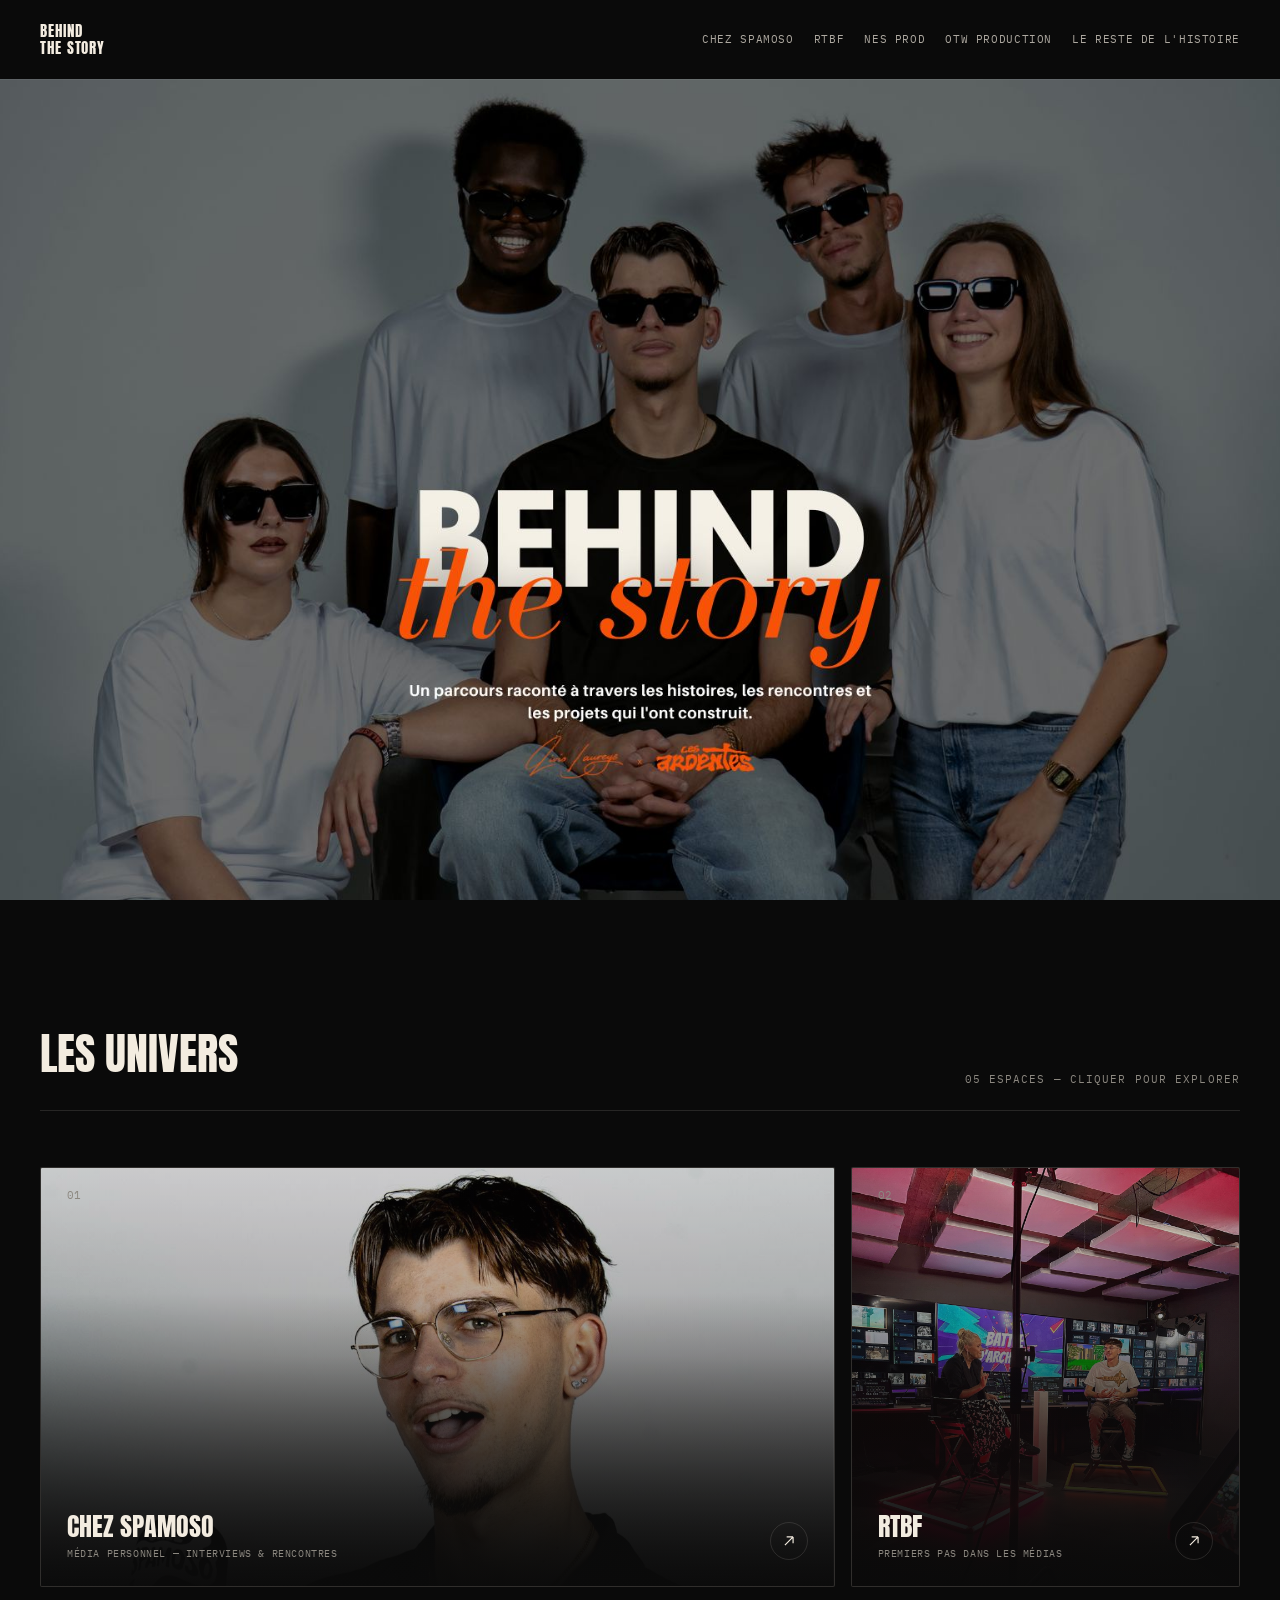
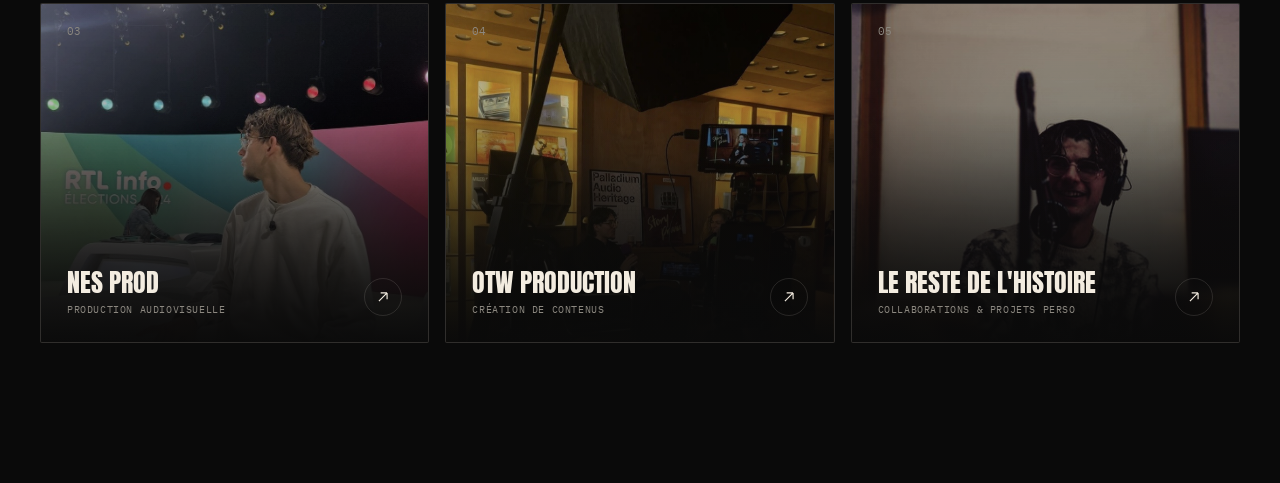
<file: index.html>
<!DOCTYPE html>
<html lang="fr">
<head>
<meta charset="UTF-8">
<meta name="viewport" content="width=device-width, initial-scale=1.0">
<title>BEHIND THE STORY</title>
<link rel="preconnect" href="https://fonts.googleapis.com">
<link rel="preconnect" href="https://fonts.gstatic.com" crossorigin>
<link href="https://fonts.googleapis.com/css2?family=Anton&family=Inter:wght@400;500;600&family=IBM+Plex+Mono:wght@400;500&family=Bodoni+Moda:ital,wght@0,700;1,700&display=swap" rel="stylesheet">
<link rel="stylesheet" href="styles.css">
</head>
<body>

<header>
  <div class="wordmark">BEHIND<br>THE STORY</div>
  <nav>
    <a href="spamoso.html">Chez Spamoso</a>
    <a href="rtbf.html">RTBF</a>
    <a href="nesprod.html">NES Prod</a>
    <a href="otw.html">OTW Production</a>
    <a href="reste.html">Le reste de l'histoire</a>
  </nav>
</header>

<section class="hero" id="top">
  <div class="hero-bg"></div>
</section>

<section class="univers">
  <div class="univers-head">
    <h2>Les univers</h2>
    <div class="label">05 espaces — cliquer pour explorer</div>
  </div>

  <div class="grid">
    <a href="spamoso.html" class="card c1" style="--tex:linear-gradient(180deg, rgba(10,10,10,0.05) 0%, rgba(10,10,10,0.25) 45%, rgba(10,10,10,0.9) 100%), url('spamoso-accueil.jpg'); --tex-pos:center;">
      <span class="card-index">01</span>
      <div class="card-inner">
        <div>
          <div class="card-title">Chez Spamoso</div>
          <div class="card-meta">Média personnel — interviews &amp; rencontres</div>
        </div>
        <span class="arrow"><svg viewBox="0 0 24 24" fill="none" stroke-width="2"><path d="M5 19L19 5M19 5H8M19 5V16"/></svg></span>
      </div>
    </a>

    <a href="rtbf.html" class="card c2" style="--tex:linear-gradient(180deg, rgba(10,10,10,0.05) 0%, rgba(10,10,10,0.25) 45%, rgba(10,10,10,0.9) 100%), url('rtbf-accueil.jpg'); --tex-pos:center 15%;">
      <span class="card-index">02</span>
      <div class="card-inner">
        <div>
          <div class="card-title">RTBF</div>
          <div class="card-meta">Premiers pas dans les médias</div>
        </div>
        <span class="arrow"><svg viewBox="0 0 24 24" fill="none" stroke-width="2"><path d="M5 19L19 5M19 5H8M19 5V16"/></svg></span>
      </div>
    </a>

    <a href="nesprod.html" class="card c3" style="--tex:linear-gradient(180deg, rgba(10,10,10,0.05) 0%, rgba(10,10,10,0.25) 45%, rgba(10,10,10,0.9) 100%), url('nesprod-accueil.jpg'); --tex-pos:center;">
      <span class="card-index">03</span>
      <div class="card-inner">
        <div>
          <div class="card-title">NES Prod</div>
          <div class="card-meta">Production audiovisuelle</div>
        </div>
        <span class="arrow"><svg viewBox="0 0 24 24" fill="none" stroke-width="2"><path d="M5 19L19 5M19 5H8M19 5V16"/></svg></span>
      </div>
    </a>

    <a href="otw.html" class="card c4" style="--tex:linear-gradient(180deg, rgba(10,10,10,0.05) 0%, rgba(10,10,10,0.25) 45%, rgba(10,10,10,0.9) 100%), url('otw-accueil.jpg'); --tex-pos:center 15%;">
      <span class="card-index">04</span>
      <div class="card-inner">
        <div>
          <div class="card-title">OTW Production</div>
          <div class="card-meta">Création de contenus</div>
        </div>
        <span class="arrow"><svg viewBox="0 0 24 24" fill="none" stroke-width="2"><path d="M5 19L19 5M19 5H8M19 5V16"/></svg></span>
      </div>
    </a>

    <a href="reste.html" class="card c5" style="--tex:linear-gradient(180deg, rgba(10,10,10,0.05) 0%, rgba(10,10,10,0.25) 45%, rgba(10,10,10,0.9) 100%), url('reste-accueil.jpg'); --tex-pos:center;">
      <span class="card-index">05</span>
      <div class="card-inner">
        <div>
          <div class="card-title">Le reste de l'histoire</div>
          <div class="card-meta">Collaborations &amp; projets perso</div>
        </div>
        <span class="arrow"><svg viewBox="0 0 24 24" fill="none" stroke-width="2"><path d="M5 19L19 5M19 5H8M19 5V16"/></svg></span>
      </div>
    </a>
  </div>
</section>

<script src="script.js"></script>
</body>
</html>
</file>
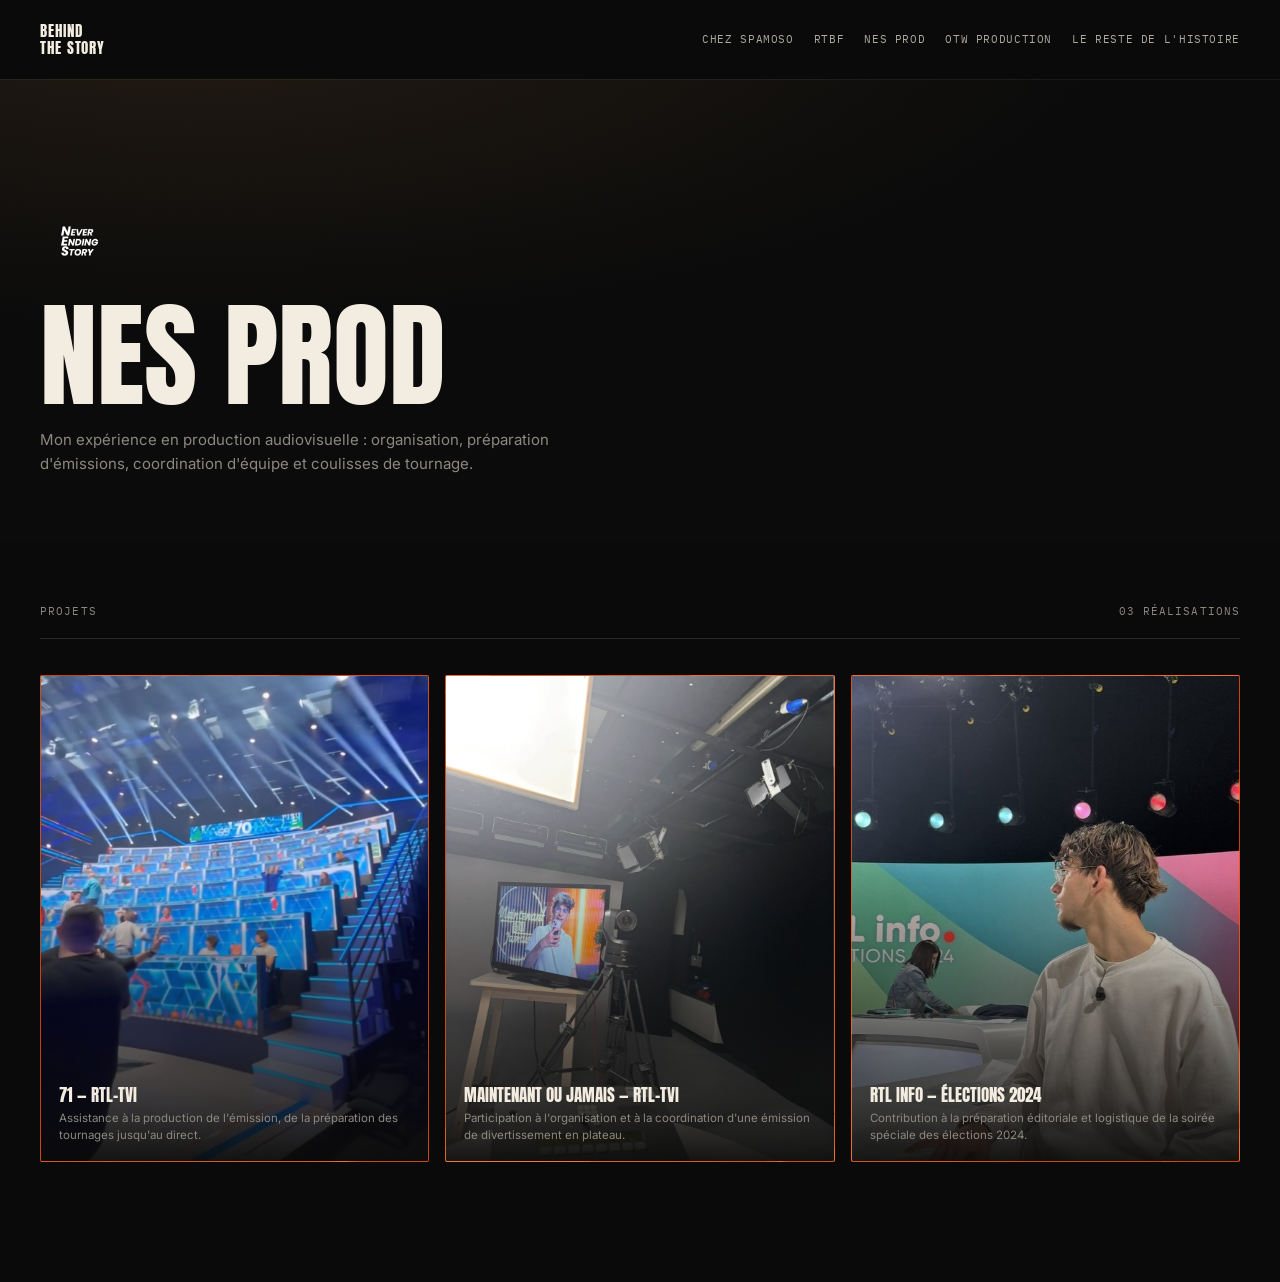
<file: nesprod.html>
<!DOCTYPE html>
<html lang="fr">
<head>
<meta charset="UTF-8">
<meta name="viewport" content="width=device-width, initial-scale=1.0">
<title>NES Prod — BEHIND THE STORY</title>
<link rel="preconnect" href="https://fonts.googleapis.com">
<link rel="preconnect" href="https://fonts.gstatic.com" crossorigin>
<link href="https://fonts.googleapis.com/css2?family=Anton&family=Inter:wght@400;500;600&family=IBM+Plex+Mono:wght@400;500&display=swap" rel="stylesheet">
<link rel="stylesheet" href="styles.css">
</head>
<body>

<header>
  <a href="index.html" style="text-decoration:none;">
    <div class="wordmark">BEHIND<br>THE STORY</div>
  </a>
  <nav>
    <a href="spamoso.html">Chez Spamoso</a>
    <a href="rtbf.html">RTBF</a>
    <a href="nesprod.html">NES Prod</a>
    <a href="otw.html">OTW Production</a>
    <a href="reste.html">Le reste de l'histoire</a>
  </nav>
</header>

<section class="category" id="top" style="border-top:none;">
  <div class="cat-hero">
    <div class="grain"></div>
    <img class="cat-logo" src="LOGO-NES-PROD.png" alt="NES Prod">
    <h2>NES Prod</h2>
    <p>Mon expérience en production audiovisuelle : organisation, préparation d'émissions, coordination d'équipe et coulisses de tournage.</p>
  </div>

  <div class="cat-body">
    <div class="label-row">
      <div class="label">Projets</div>
      <div class="label">03 réalisations</div>
    </div>

    <div class="proj-grid">

      <div class="proj-card proj-card--static" style="background-image:url('71-RTL-CARTE.jpg');background-size:cover;background-position:center;">
        <div class="proj-info">
          <div class="proj-title">71 — RTL-TVI</div>
          <div class="proj-desc">Assistance à la production de l'émission, de la préparation des tournages jusqu'au direct.</div>
        </div>
      </div>

      <div class="proj-card proj-card--static" style="background-image:url('MAINTENANT-OU--JAMAIS-CARTE.jpg');background-size:cover;background-position:center;">
        <div class="proj-info">
          <div class="proj-title">Maintenant ou Jamais — RTL-TVI</div>
          <div class="proj-desc">Participation à l'organisation et à la coordination d'une émission de divertissement en plateau.</div>
        </div>
      </div>

      <div class="proj-card proj-card--static" style="background-image:url('nesprod-accueil.jpg');background-size:cover;background-position:center;">
        <div class="proj-info">
          <div class="proj-title">RTL Info — Élections 2024</div>
          <div class="proj-desc">Contribution à la préparation éditoriale et logistique de la soirée spéciale des élections 2024.</div>
        </div>
      </div>

      <!-- Pour ajouter un projet : copier-coller un bloc .proj-card entier
           et changer title / desc / link / year / le texte affiché. -->

    </div>
  </div>
</section>

<div class="modal-overlay" id="modalOverlay">
  <button class="modal-close" onclick="closeModal()">✕</button>
  <div class="modal-box">
    <a class="modal-video" id="modalVideoLink" href="#" target="_blank" rel="noopener">
      <div class="modal-video-note" id="modalVideoNote">clic = ouvre la vidéo source</div>
      <div class="proj-play"><svg viewBox="0 0 24 24"><path d="M8 5v14l11-7z"/></svg></div>
    </a>
    <div class="modal-multi-links" id="modalMultiLinks"></div>
    <div class="modal-info">
      <div class="eyebrow" id="modalEyebrow">NES Prod</div>
      <div class="modal-title" id="modalTitle">Titre du projet</div>
      <div class="modal-desc" id="modalDesc">Description du projet.</div>
    </div>
  </div>
</div>

<script src="script.js"></script>
</body>
</html>
</file>
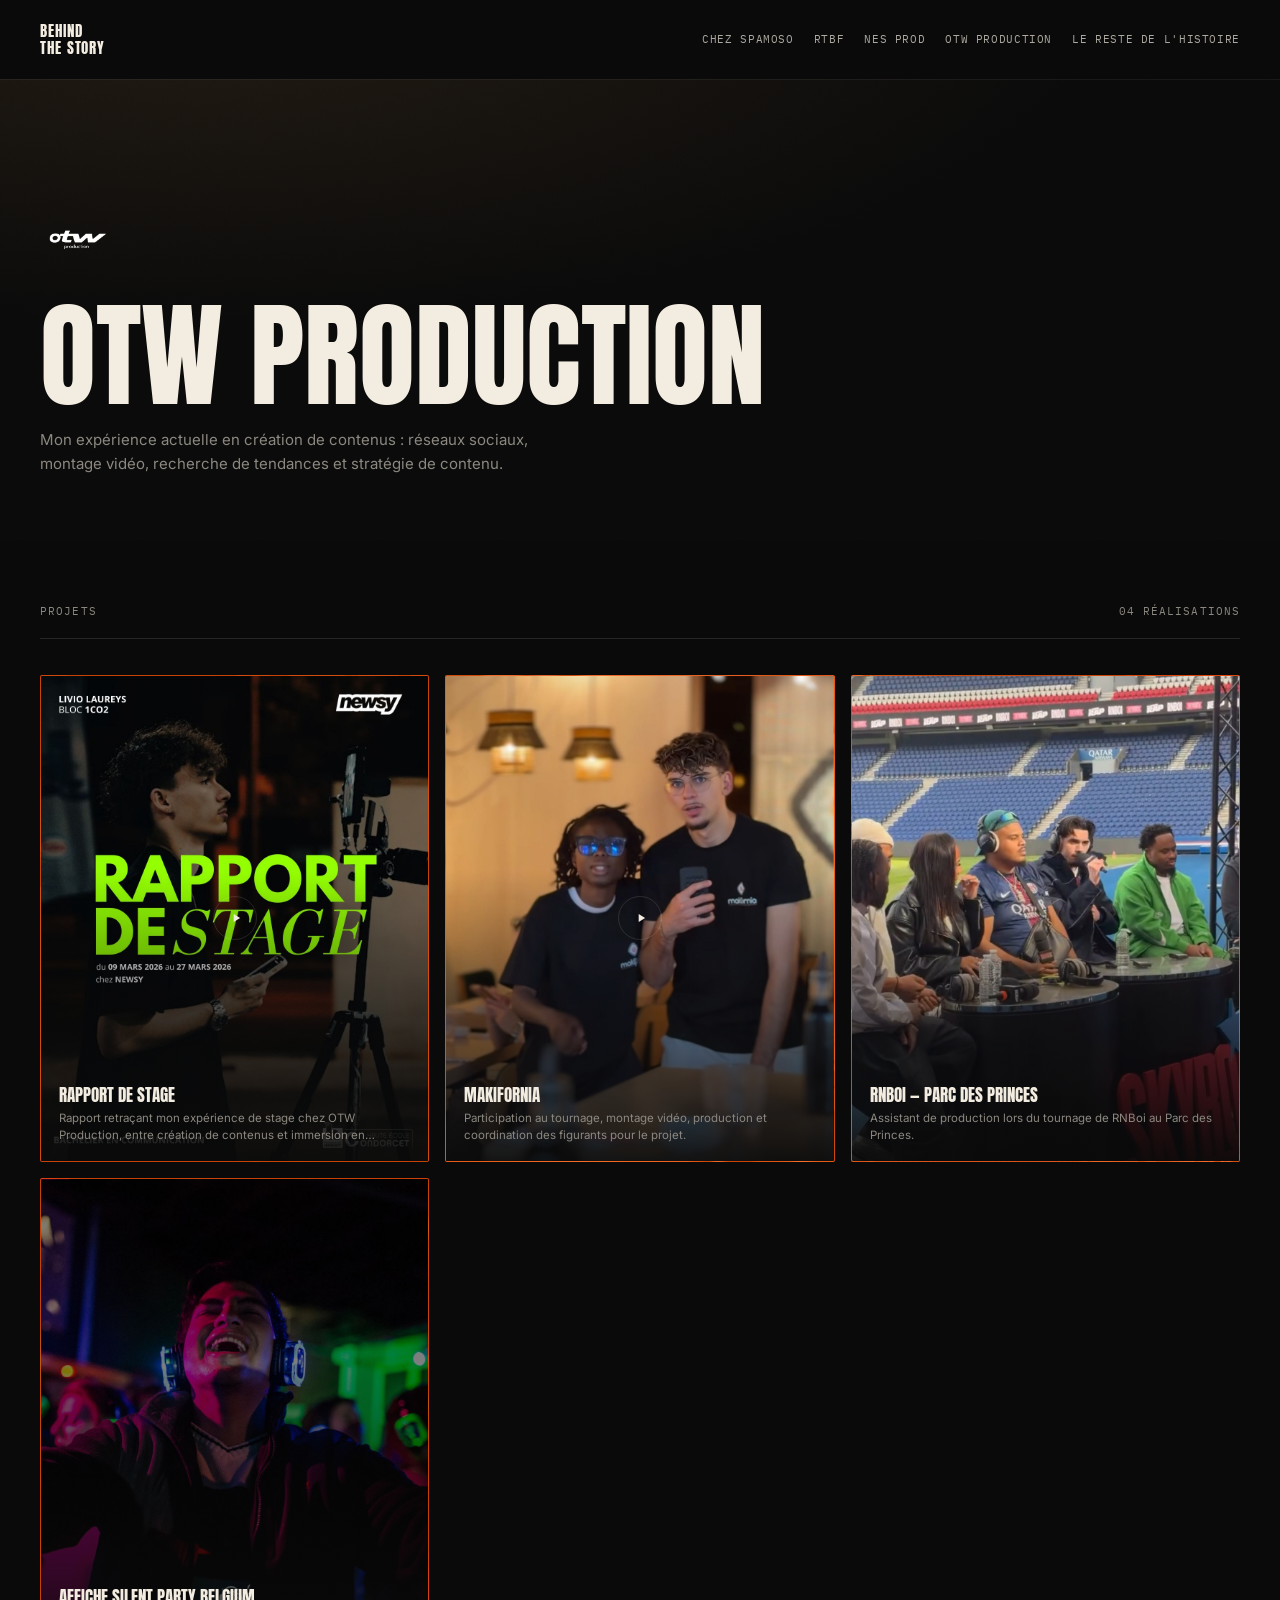
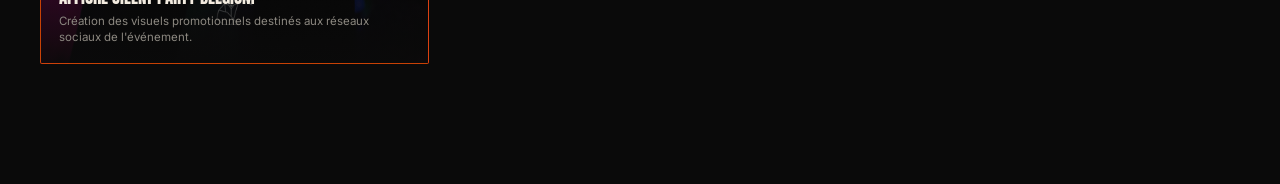
<file: otw.html>
<!DOCTYPE html>
<html lang="fr">
<head>
<meta charset="UTF-8">
<meta name="viewport" content="width=device-width, initial-scale=1.0">
<title>OTW Production — BEHIND THE STORY</title>
<link rel="preconnect" href="https://fonts.googleapis.com">
<link rel="preconnect" href="https://fonts.gstatic.com" crossorigin>
<link href="https://fonts.googleapis.com/css2?family=Anton&family=Inter:wght@400;500;600&family=IBM+Plex+Mono:wght@400;500&display=swap" rel="stylesheet">
<link rel="stylesheet" href="styles.css">
</head>
<body>

<header>
  <a href="index.html" style="text-decoration:none;">
    <div class="wordmark">BEHIND<br>THE STORY</div>
  </a>
  <nav>
    <a href="spamoso.html">Chez Spamoso</a>
    <a href="rtbf.html">RTBF</a>
    <a href="nesprod.html">NES Prod</a>
    <a href="otw.html">OTW Production</a>
    <a href="reste.html">Le reste de l'histoire</a>
  </nav>
</header>

<section class="category" id="top" style="border-top:none;">
  <div class="cat-hero">
    <div class="grain"></div>
    <img class="cat-logo" src="LOGO-OTW-PROD.png" alt="OTW Production">
    <h2>OTW Production</h2>
    <p>Mon expérience actuelle en création de contenus : réseaux sociaux, montage vidéo, recherche de tendances et stratégie de contenu.</p>
  </div>

  <div class="cat-body">
    <div class="label-row">
      <div class="label">Projets</div>
      <div class="label">04 réalisations</div>
    </div>

    <div class="proj-grid">

      <div class="proj-card" style="background-image:url('RAPPORT-DE-STAGFE-CARTE.jpg');background-size:cover;background-position:center;" onclick="openModal({
          title:'Rapport de stage',
          desc:'Rapport retraçant mon expérience de stage chez OTW Production, entre création de contenus et immersion en production audiovisuelle.',
          category:'OTW Production',
          link:'',
          linkLabel:'clic = ouvre le rapport de stage',
          pending:true
        })">
        
        <div class="proj-play"><svg viewBox="0 0 24 24"><path d="M8 5v14l11-7z"/></svg></div>
        <div class="proj-info">
          <div class="proj-title">Rapport de stage</div>
          <div class="proj-desc">Rapport retraçant mon expérience de stage chez OTW Production, entre création de contenus et immersion en production audiovisuelle.</div>
        </div>
      </div>

      <div class="proj-card" style="background-image:url('MAKIFORNIA-CARTE.jpg');background-size:cover;background-position:center;" onclick="openModal({
          title:'Makifornia',
          desc:'Participation au tournage, montage vidéo, production et coordination des figurants pour le projet.',
          category:'OTW Production',
          link:'',
          links:['https://www.instagram.com/reel/DaVAvytj8Ne/?igsh=MTdpbnQ1d2x4bTZ4YQ==','https://www.instagram.com/reel/Da0HqehCCW2/?igsh=MXY0NXhxdmc2b3M0Yg==','https://www.instagram.com/reel/DbF7zvLiJmV/?igsh=MTIwZWMxYjZvOWhxaQ=='],
          videoTitles:['Publicité 1','Publicité 2','Publicité 3'],
          videoThumbs:['MAKIFORNIA%20VIDEO%201.jpg','MAKIFORNIA%20VIDEO%202.jpg','MAKIFORNIA%20VIDEO%203.jpg']
        })">
        
        <div class="proj-play"><svg viewBox="0 0 24 24"><path d="M8 5v14l11-7z"/></svg></div>
        <div class="proj-info">
          <div class="proj-title">Makifornia</div>
          <div class="proj-desc">Participation au tournage, montage vidéo, production et coordination des figurants pour le projet.</div>
        </div>
      </div>

      <div class="proj-card proj-card--static" style="background-image:url('RNBOI-CARTE.jpg');background-size:cover;background-position:center;">
        <div class="proj-info">
          <div class="proj-title">RNBoi — Parc des Princes</div>
          <div class="proj-desc">Assistant de production lors du tournage de RNBoi au Parc des Princes.</div>
        </div>
      </div>

      <div class="proj-card proj-card--static" style="background-image:url('SILENT-PARTY-CARTE.jpg');background-size:cover;background-position:center;">
        <div class="proj-info">
          <div class="proj-title">Affiche Silent Party Belgium</div>
          <div class="proj-desc">Création des visuels promotionnels destinés aux réseaux sociaux de l'événement.</div>
        </div>
      </div>

      <!-- Pour ajouter un projet : copier-coller un bloc .proj-card entier
           et changer title / desc / link / year / le texte affiché. -->

    </div>
  </div>
</section>

<div class="modal-overlay" id="modalOverlay">
  <button class="modal-close" onclick="closeModal()">✕</button>
  <div class="modal-box">
    <a class="modal-video" id="modalVideoLink" href="#" target="_blank" rel="noopener">
      <div class="modal-video-note" id="modalVideoNote">clic = ouvre la vidéo source</div>
      <div class="proj-play"><svg viewBox="0 0 24 24"><path d="M8 5v14l11-7z"/></svg></div>
    </a>
    <div class="modal-multi-links" id="modalMultiLinks"></div>
    <div class="modal-info">
      <div class="eyebrow" id="modalEyebrow">OTW Production</div>
      <div class="modal-title" id="modalTitle">Titre du projet</div>
      <div class="modal-desc" id="modalDesc">Description du projet.</div>
    </div>
  </div>
</div>

<script src="script.js"></script>
</body>
</html>
</file>
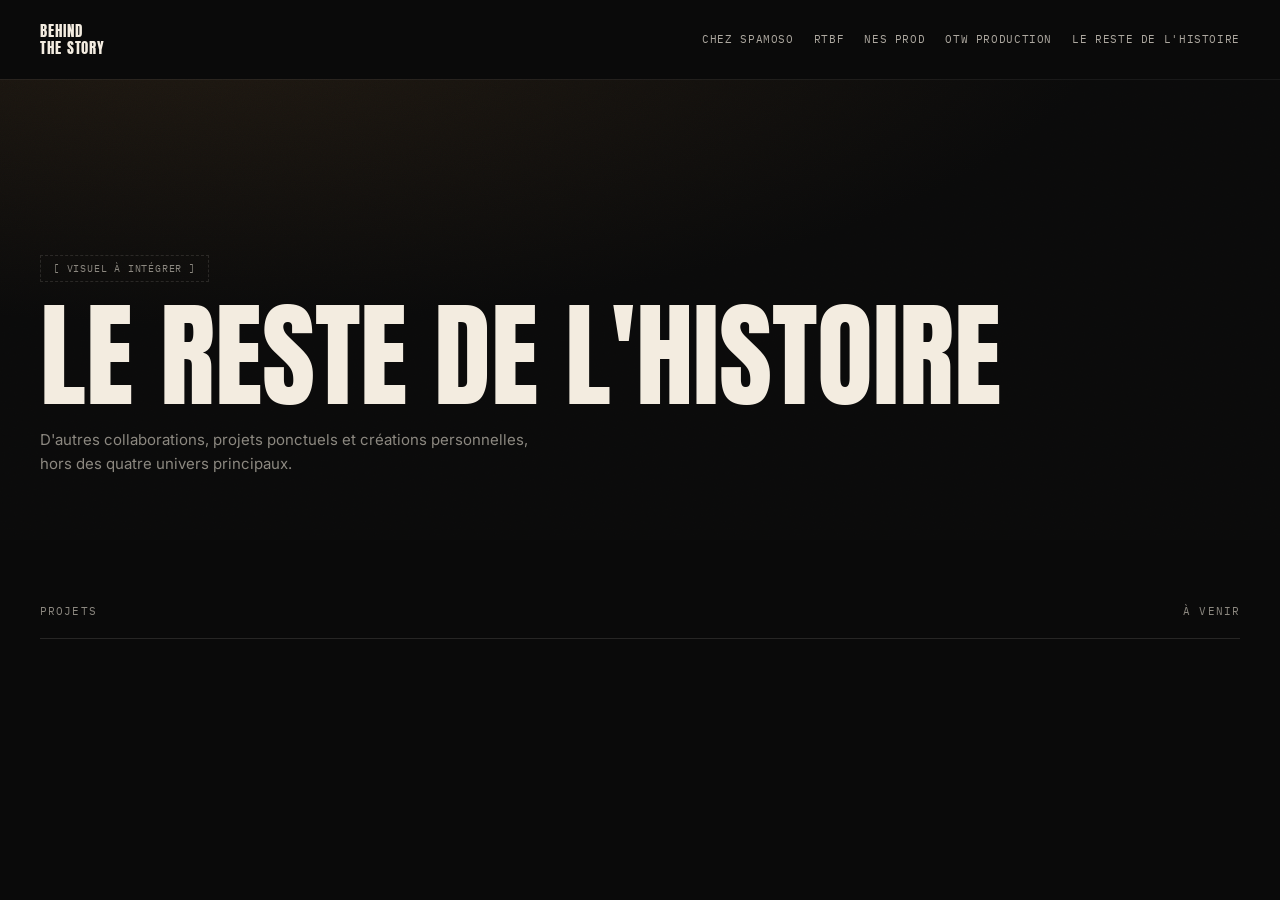
<file: reste.html>
<!DOCTYPE html>
<html lang="fr">
<head>
<meta charset="UTF-8">
<meta name="viewport" content="width=device-width, initial-scale=1.0">
<title>Le reste de l'histoire — BEHIND THE STORY</title>
<link rel="preconnect" href="https://fonts.googleapis.com">
<link rel="preconnect" href="https://fonts.gstatic.com" crossorigin>
<link href="https://fonts.googleapis.com/css2?family=Anton&family=Inter:wght@400;500;600&family=IBM+Plex+Mono:wght@400;500&display=swap" rel="stylesheet">
<link rel="stylesheet" href="styles.css">
</head>
<body>

<header>
  <a href="index.html" style="text-decoration:none;">
    <div class="wordmark">BEHIND<br>THE STORY</div>
  </a>
  <nav>
    <a href="spamoso.html">Chez Spamoso</a>
    <a href="rtbf.html">RTBF</a>
    <a href="nesprod.html">NES Prod</a>
    <a href="otw.html">OTW Production</a>
    <a href="reste.html">Le reste de l'histoire</a>
  </nav>
</header>

<section class="category" id="top" style="border-top:none;">
  <div class="cat-hero">
    <div class="grain"></div>
    <div class="cat-logo-note">[ visuel à intégrer ]</div>
    <h2>Le reste de l'histoire</h2>
    <p>D'autres collaborations, projets ponctuels et créations personnelles, hors des quatre univers principaux.</p>
  </div>

  <div class="cat-body">
    <div class="label-row">
      <div class="label">Projets</div>
      <div class="label">à venir</div>
    </div>

    <div class="proj-grid">



      <!-- Pour ajouter un projet : copier-coller un bloc .proj-card entier
           et changer title / desc / link / year / le texte affiché. -->

    </div>
  </div>
</section>

<div class="modal-overlay" id="modalOverlay">
  <button class="modal-close" onclick="closeModal()">✕</button>
  <div class="modal-box">
    <a class="modal-video" id="modalVideoLink" href="#" target="_blank" rel="noopener">
      <div class="modal-video-note" id="modalVideoNote">clic = ouvre la vidéo source</div>
      <div class="proj-play"><svg viewBox="0 0 24 24"><path d="M8 5v14l11-7z"/></svg></div>
    </a>
    <div class="modal-multi-links" id="modalMultiLinks"></div>
    <div class="modal-info">
      <div class="eyebrow" id="modalEyebrow">Le reste de l'histoire</div>
      <div class="modal-title" id="modalTitle">Titre du projet</div>
      <div class="modal-desc" id="modalDesc">Description du projet.</div>
    </div>
  </div>
</div>

<script src="script.js"></script>
</body>
</html>
</file>
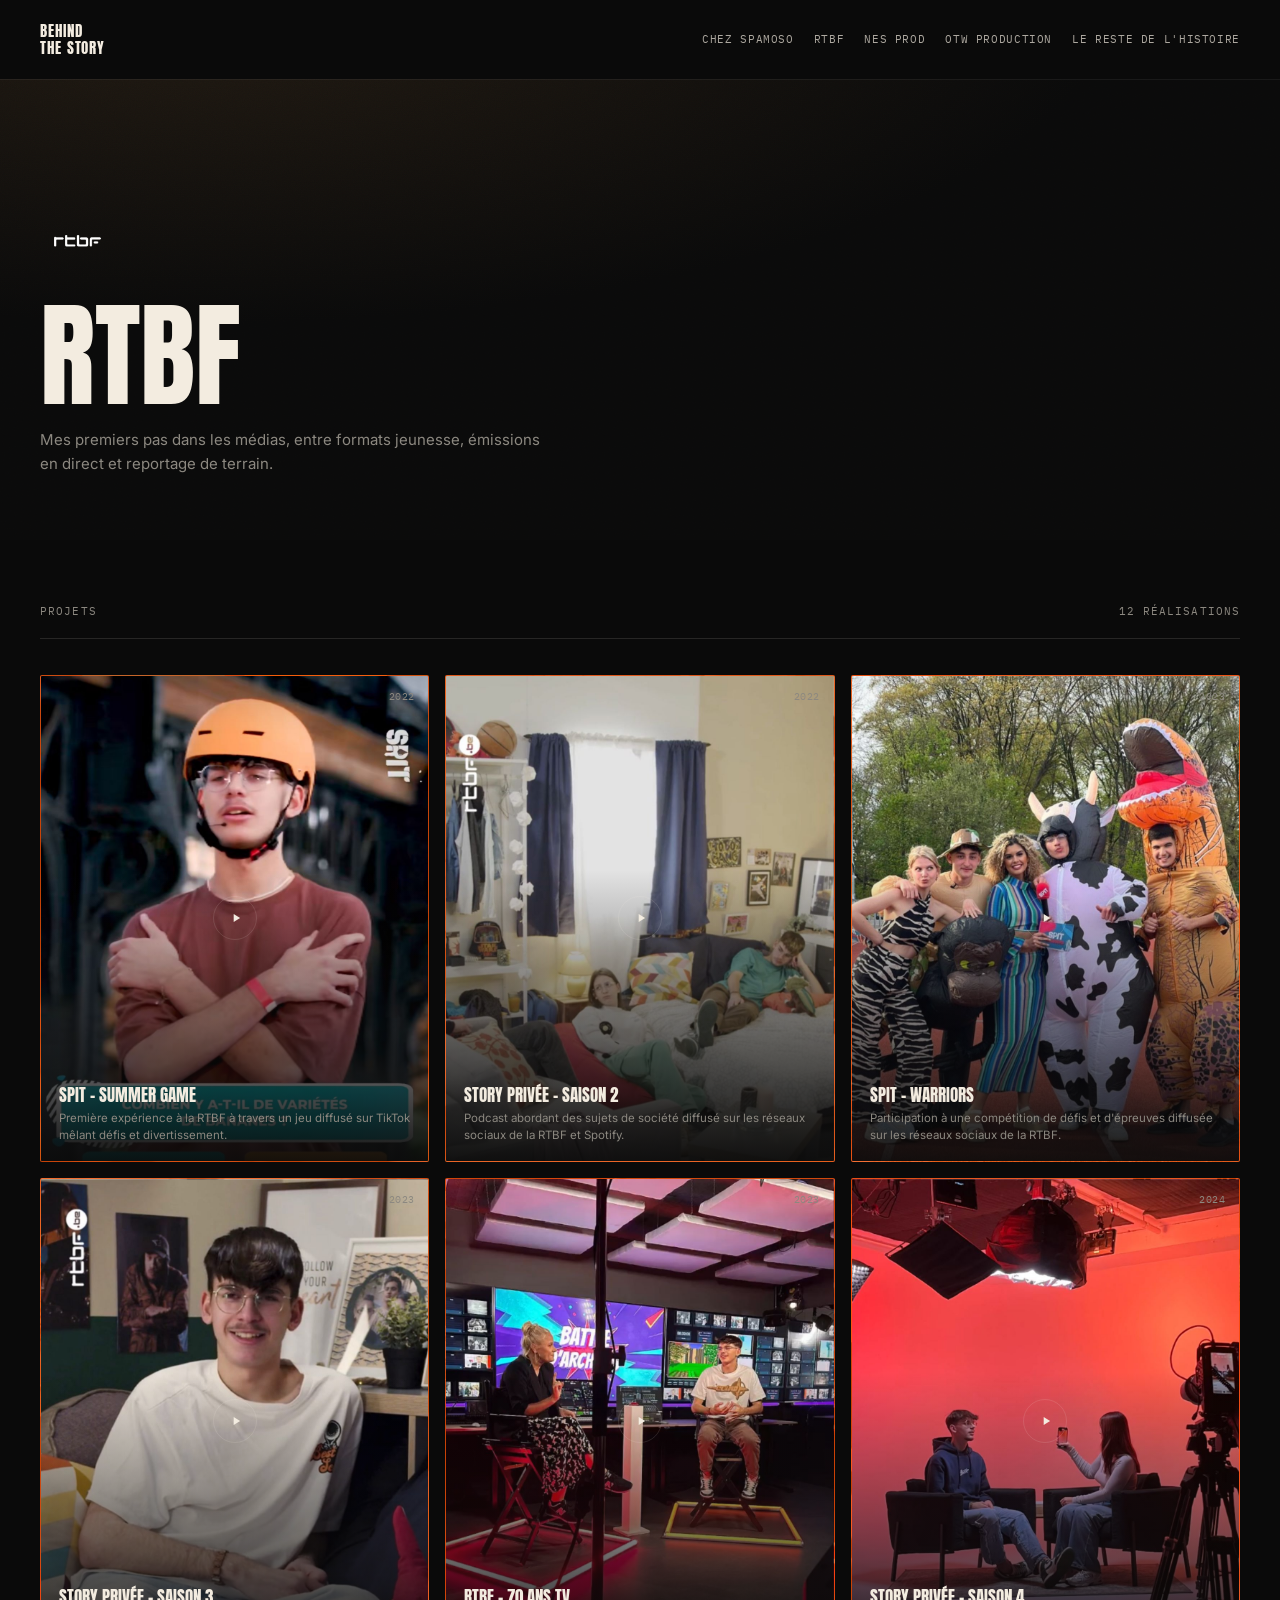
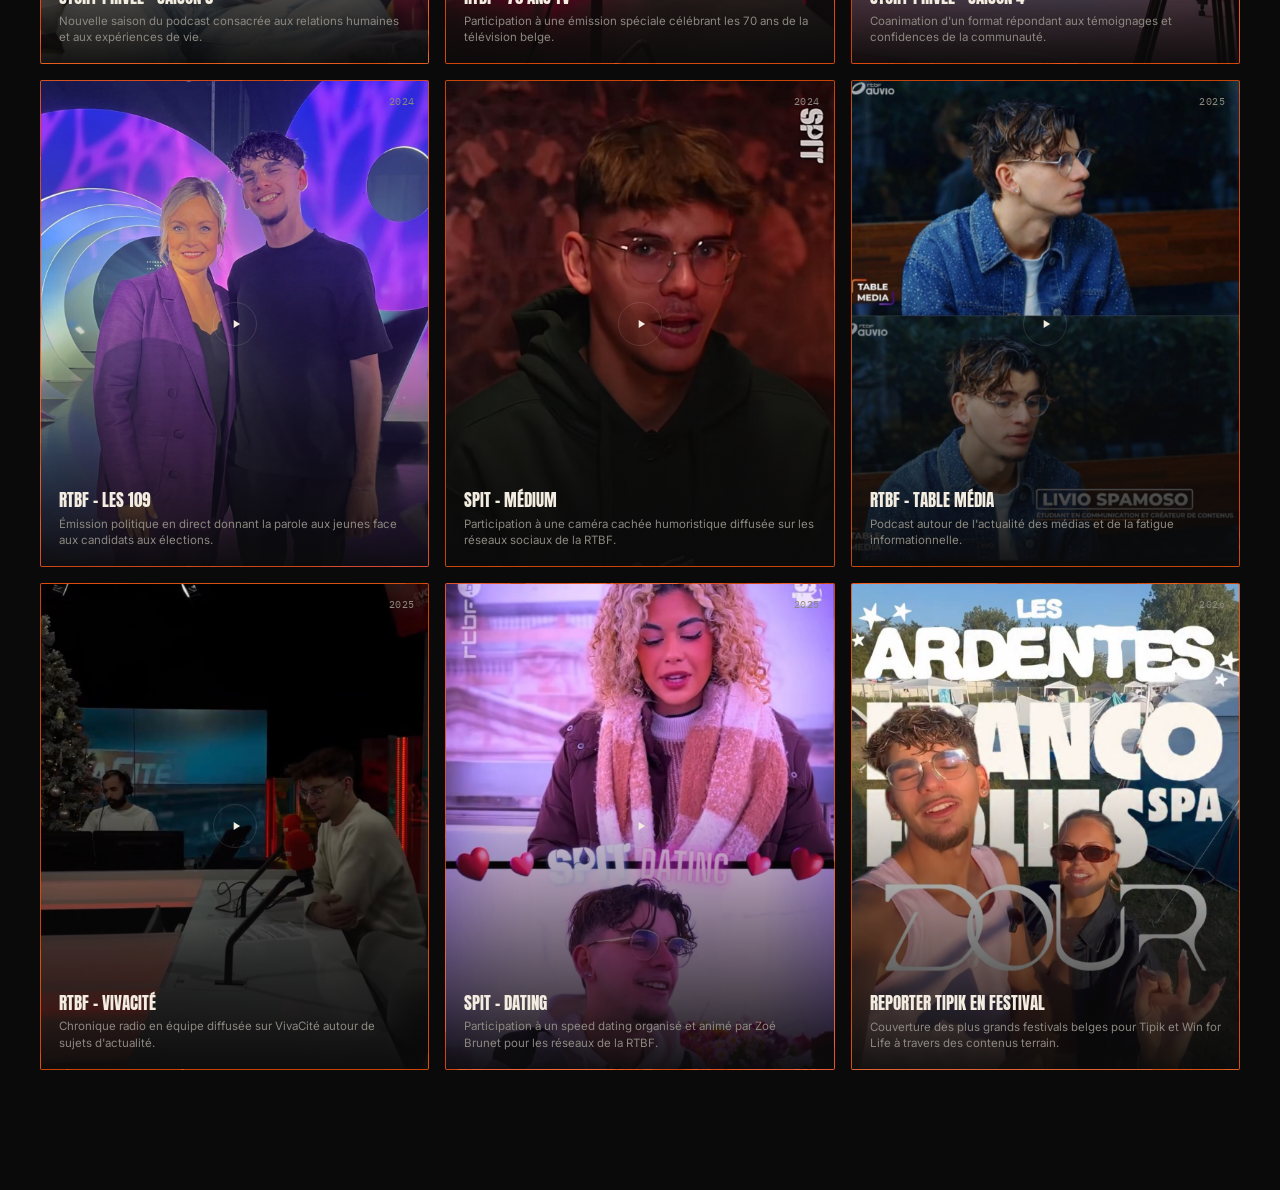
<file: rtbf.html>
<!DOCTYPE html>
<html lang="fr">
<head>
<meta charset="UTF-8">
<meta name="viewport" content="width=device-width, initial-scale=1.0">
<title>RTBF — BEHIND THE STORY</title>
<link rel="preconnect" href="https://fonts.googleapis.com">
<link rel="preconnect" href="https://fonts.gstatic.com" crossorigin>
<link href="https://fonts.googleapis.com/css2?family=Anton&family=Inter:wght@400;500;600&family=IBM+Plex+Mono:wght@400;500&display=swap" rel="stylesheet">
<link rel="stylesheet" href="styles.css">
</head>
<body>

<header>
  <a href="index.html" style="text-decoration:none;">
    <div class="wordmark">BEHIND<br>THE STORY</div>
  </a>
  <nav>
    <a href="spamoso.html">Chez Spamoso</a>
    <a href="rtbf.html">RTBF</a>
    <a href="nesprod.html">NES Prod</a>
    <a href="otw.html">OTW Production</a>
    <a href="reste.html">Le reste de l'histoire</a>
  </nav>
</header>

<section class="category" id="top" style="border-top:none;">
  <div class="cat-hero">
    <div class="grain"></div>
    <img class="cat-logo" src="LOGO-RTBF.png" alt="RTBF">
    <h2>RTBF</h2>
    <p>Mes premiers pas dans les médias, entre formats jeunesse, émissions en direct et reportage de terrain.</p>
  </div>

  <div class="cat-body">
    <div class="label-row">
      <div class="label">Projets</div>
      <div class="label">12 réalisations</div>
    </div>

    <div class="proj-grid">

      <div class="proj-card" style="background-image:url('SPIT-SUMMER-GAME-CARTE.jpg');background-size:cover;background-position:center;" onclick="openModal({
          title:'SPIT - Summer Game',
          desc:'Première expérience à la RTBF à travers un jeu diffusé sur TikTok mêlant défis et divertissement.',
          category:'RTBF · 2022',
          link:'https://vm.tiktok.com/ZGdxdTu7G/'
        })">
        <div class="proj-year">2022</div>
        <div class="proj-play"><svg viewBox="0 0 24 24"><path d="M8 5v14l11-7z"/></svg></div>
        <div class="proj-info">
          <div class="proj-title">SPIT - Summer Game</div>
          <div class="proj-desc">Première expérience à la RTBF à travers un jeu diffusé sur TikTok mêlant défis et divertissement.</div>
        </div>
      </div>

      <div class="proj-card" style="background-image:url('STORY-PRV-2-CARTE.jpg');background-size:cover;background-position:center;" onclick="openModal({
          title:'Story Privée – Saison 2',
          desc:'Podcast abordant des sujets de société diffusé sur les réseaux sociaux de la RTBF et Spotify.',
          category:'RTBF · 2022',
          link:'',
          links:['https://vm.tiktok.com/ZGdxRhKDu/','https://vm.tiktok.com/ZGdxRMDD2/','https://vm.tiktok.com/ZGdxR1Mea/'],
          videoTitles:['Grandir sans père : témoignages et échanges','Qui est le plus susceptible de… ?','Les boucles d\'oreilles chez les garçons : débat'],
          videoThumbs:['STIRY%20PRV%202%20-%20VIDEO%201.jpg','STIRY%20PRV%202%20-%20VIDEO%202.jpg','STIRY%20PRV%202%20-%20VIDEO%203.jpg']
        })">
        <div class="proj-year">2022</div>
        <div class="proj-play"><svg viewBox="0 0 24 24"><path d="M8 5v14l11-7z"/></svg></div>
        <div class="proj-info">
          <div class="proj-title">Story Privée – Saison 2</div>
          <div class="proj-desc">Podcast abordant des sujets de société diffusé sur les réseaux sociaux de la RTBF et Spotify.</div>
        </div>
      </div>

      <div class="proj-card" style="background-image:url('SPIT-WARRIORS-CARTE.jpg');background-size:cover;background-position:center;" onclick="openModal({
          title:'SPIT - Warriors',
          desc:'Participation à une compétition de défis et d\'épreuves diffusée sur les réseaux sociaux de la RTBF.',
          category:'RTBF · 2023',
          link:'',
          links:['https://vm.tiktok.com/ZGdxdoKFc/','https://vm.tiktok.com/ZGdxRhtBG/'],
          videoTitles:['Épisode 1','Épisode 2'],
          videoThumbs:['SPIT%20WARRIORS%20VIDEO%201.jpg','SPIT%20WARRIORS%20VIDEO%202.jpg']
        })">
        <div class="proj-year">2023</div>
        <div class="proj-play"><svg viewBox="0 0 24 24"><path d="M8 5v14l11-7z"/></svg></div>
        <div class="proj-info">
          <div class="proj-title">SPIT - Warriors</div>
          <div class="proj-desc">Participation à une compétition de défis et d'épreuves diffusée sur les réseaux sociaux de la RTBF.</div>
        </div>
      </div>

      <div class="proj-card" style="background-image:url('STORY-PRV-3-CARTE.jpg');background-size:cover;background-position:center;" onclick="openModal({
          title:'Story Privée – Saison 3',
          desc:'Nouvelle saison du podcast consacrée aux relations humaines et aux expériences de vie.',
          category:'RTBF · 2023',
          link:'',
          links:['https://vm.tiktok.com/ZGdxRYVoF/','https://vm.tiktok.com/ZGdxRhdwD/','https://vm.tiktok.com/ZGdxRJrr7/','https://vm.tiktok.com/ZGdxR1DvP/'],
          videoTitles:['Sortir avec une personne beaucoup plus âgée','Qui a déjà volé le téléphone d\'un ami ?','Accusé de harcèlement par jalousie','Quitter son partenaire parce qu\'il dépense trop'],
          videoThumbs:['STORY%20PRIVEE%20S3%20VIDEO%201.jpg','STORY%20PRIVEE%20S3%20VIDEO%202.jpg','STORY%20PRIVEE%20S3%20VIDEO%203.jpg','STORY%20PRIVEE%20S3%20VIDEO%204.jpg']
        })">
        <div class="proj-year">2023</div>
        <div class="proj-play"><svg viewBox="0 0 24 24"><path d="M8 5v14l11-7z"/></svg></div>
        <div class="proj-info">
          <div class="proj-title">Story Privée – Saison 3</div>
          <div class="proj-desc">Nouvelle saison du podcast consacrée aux relations humaines et aux expériences de vie.</div>
        </div>
      </div>

      <div class="proj-card" style="background-image:url('70%20ANS%20TV-CARTE.jpg');background-size:cover;background-position:center;" onclick="openModal({
          title:'RTBF - 70 ans TV',
          desc:'Participation à une émission spéciale célébrant les 70 ans de la télévision belge.',
          category:'RTBF · 2023',
          link:''
        })">
        <div class="proj-year">2023</div>
        <div class="proj-play"><svg viewBox="0 0 24 24"><path d="M8 5v14l11-7z"/></svg></div>
        <div class="proj-info">
          <div class="proj-title">RTBF - 70 ans TV</div>
          <div class="proj-desc">Participation à une émission spéciale célébrant les 70 ans de la télévision belge.</div>
        </div>
      </div>

      <div class="proj-card" style="background-image:url('STORY-PRV-4-CARTE.jpg');background-size:cover;background-position:center;" onclick="openModal({
          title:'Story Privée – Saison 4',
          desc:'Coanimation d\'un format répondant aux témoignages et confidences de la communauté.',
          category:'RTBF · 2024',
          link:'',
          links:['https://vm.tiktok.com/ZGdxdK2rr/','https://vm.tiktok.com/ZGdxdTn8Y/','https://vm.tiktok.com/ZGdxRdbdq/','https://vm.tiktok.com/ZGdxRFk8G/'],
          videoTitles:['Témoignage — Épisode 1','Témoignage — Épisode 2','Témoignage — Épisode 3','Témoignage — Épisode 4'],
          videoThumbs:['STORY%20PRIVEE%20S4%20VIDEO%201.jpg','STORY%20PRIVEE%20S4%20VIDEO%202.jpg','STORY%20PRIVEE%20S4%20VIDEO%203.jpg','STORY%20PRIVEE%20S4%20VIDEO%204.jpg']
        })">
        <div class="proj-year">2024</div>
        <div class="proj-play"><svg viewBox="0 0 24 24"><path d="M8 5v14l11-7z"/></svg></div>
        <div class="proj-info">
          <div class="proj-title">Story Privée – Saison 4</div>
          <div class="proj-desc">Coanimation d'un format répondant aux témoignages et confidences de la communauté.</div>
        </div>
      </div>

      <div class="proj-card" style="background-image:url('LES%20109-CARTE.jpg');background-size:cover;background-position:center;" onclick="openModal({
          title:'RTBF - Les 109',
          desc:'Émission politique en direct donnant la parole aux jeunes face aux candidats aux élections.',
          category:'RTBF · 2024',
          link:'https://youtu.be/9vm9mjz71Ww?si=d21h9_UVzYQN9tj6'
        })">
        <div class="proj-year">2024</div>
        <div class="proj-play"><svg viewBox="0 0 24 24"><path d="M8 5v14l11-7z"/></svg></div>
        <div class="proj-info">
          <div class="proj-title">RTBF - Les 109</div>
          <div class="proj-desc">Émission politique en direct donnant la parole aux jeunes face aux candidats aux élections.</div>
        </div>
      </div>

      <div class="proj-card" style="background-image:url('SPIT-MEDIUM-CARTE.jpg');background-size:cover;background-position:center;" onclick="openModal({
          title:'SPIT - Médium',
          desc:'Participation à une caméra cachée humoristique diffusée sur les réseaux sociaux de la RTBF.',
          category:'RTBF · 2024',
          link:'https://www.instagram.com/reel/DB1lXCOMutO/?igsh=ZzZsYWJ3d2Excmpx'
        })">
        <div class="proj-year">2024</div>
        <div class="proj-play"><svg viewBox="0 0 24 24"><path d="M8 5v14l11-7z"/></svg></div>
        <div class="proj-info">
          <div class="proj-title">SPIT - Médium</div>
          <div class="proj-desc">Participation à une caméra cachée humoristique diffusée sur les réseaux sociaux de la RTBF.</div>
        </div>
      </div>

      <div class="proj-card" style="background-image:url('TABLE-MEDIA-CARTE.jpg');background-size:cover;background-position:center;" onclick="openModal({
          title:'RTBF - Table Média',
          desc:'Podcast autour de l\'actualité des médias et de la fatigue informationnelle.',
          category:'RTBF · 2025',
          link:'https://auvio.rtbf.be/emission/table-media-29169'
        })">
        <div class="proj-year">2025</div>
        <div class="proj-play"><svg viewBox="0 0 24 24"><path d="M8 5v14l11-7z"/></svg></div>
        <div class="proj-info">
          <div class="proj-title">RTBF - Table Média</div>
          <div class="proj-desc">Podcast autour de l'actualité des médias et de la fatigue informationnelle.</div>
        </div>
      </div>

      <div class="proj-card" style="background-image:url('VIVA-CITE-CARTES.jpg');background-size:cover;background-position:center;" onclick="openModal({
          title:'RTBF - VivaCité',
          desc:'Chronique radio en équipe diffusée sur VivaCité autour de sujets d\'actualité.',
          category:'RTBF · 2025',
          link:''
        })">
        <div class="proj-year">2025</div>
        <div class="proj-play"><svg viewBox="0 0 24 24"><path d="M8 5v14l11-7z"/></svg></div>
        <div class="proj-info">
          <div class="proj-title">RTBF - VivaCité</div>
          <div class="proj-desc">Chronique radio en équipe diffusée sur VivaCité autour de sujets d'actualité.</div>
        </div>
      </div>

      <div class="proj-card" style="background-image:url('SPIT-DATING-CARTE.jpg');background-size:cover;background-position:center;" onclick="openModal({
          title:'SPIT - Dating',
          desc:'Participation à un speed dating organisé et animé par Zoé Brunet pour les réseaux de la RTBF.',
          category:'RTBF · 2025',
          link:'https://www.instagram.com/reel/DIhCmMbsh3D/?igsh=dzlsZzdiOW1neG92'
        })">
        <div class="proj-year">2025</div>
        <div class="proj-play"><svg viewBox="0 0 24 24"><path d="M8 5v14l11-7z"/></svg></div>
        <div class="proj-info">
          <div class="proj-title">SPIT - Dating</div>
          <div class="proj-desc">Participation à un speed dating organisé et animé par Zoé Brunet pour les réseaux de la RTBF.</div>
        </div>
      </div>

      <div class="proj-card" style="background-image:url('REPORTER-TIPIK-CARTE.jpg');background-size:cover;background-position:center;" onclick="openModal({
          title:'Reporter TIPIK en festival',
          desc:'Couverture des plus grands festivals belges pour Tipik et Win for Life à travers des contenus terrain.',
          category:'RTBF · 2026',
          link:'',
          links:['https://www.instagram.com/reel/DaavTXeul4g/?igsh=MWNna3djY3lvNGpydw==','https://www.instagram.com/reel/Da_XPD5uZJ1/?igsh=MTJ0MTdjc2hzbTBuZA==','https://www.instagram.com/reel/DbQvks5OhSG/?igsh=MXJ6aTkxMmRkMm9rZA=='],
          videoTitles:['Assister à un concert sur chaque scène des Ardentes','Monter notre tente au festival de Dour','5 défis avec des inconnus aux Francofolies de Spa'],
          videoThumbs:['TIPIK%20VIDEO%201.jpg','TIPIK%20VIDEO%202.jpg','TIPIK%20VIDEO%203.jpg']
        })">
        <div class="proj-year">2026</div>
        <div class="proj-play"><svg viewBox="0 0 24 24"><path d="M8 5v14l11-7z"/></svg></div>
        <div class="proj-info">
          <div class="proj-title">Reporter TIPIK en festival</div>
          <div class="proj-desc">Couverture des plus grands festivals belges pour Tipik et Win for Life à travers des contenus terrain.</div>
        </div>
      </div>

      <!-- Pour ajouter un projet : copier-coller un bloc .proj-card entier
           et changer title / desc / link / year / le texte affiché. -->

    </div>
  </div>
</section>

<div class="modal-overlay" id="modalOverlay">
  <button class="modal-close" onclick="closeModal()">✕</button>
  <div class="modal-box">
    <a class="modal-video" id="modalVideoLink" href="#" target="_blank" rel="noopener">
      <div class="modal-video-note" id="modalVideoNote">clic = ouvre la vidéo source</div>
      <div class="proj-play"><svg viewBox="0 0 24 24"><path d="M8 5v14l11-7z"/></svg></div>
    </a>
    <div class="modal-multi-links" id="modalMultiLinks"></div>
    <div class="modal-info">
      <div class="eyebrow" id="modalEyebrow">RTBF</div>
      <div class="modal-title" id="modalTitle">Titre du projet</div>
      <div class="modal-desc" id="modalDesc">Description du projet.</div>
    </div>
  </div>
</div>

<script src="script.js"></script>
</body>
</html>
</file>
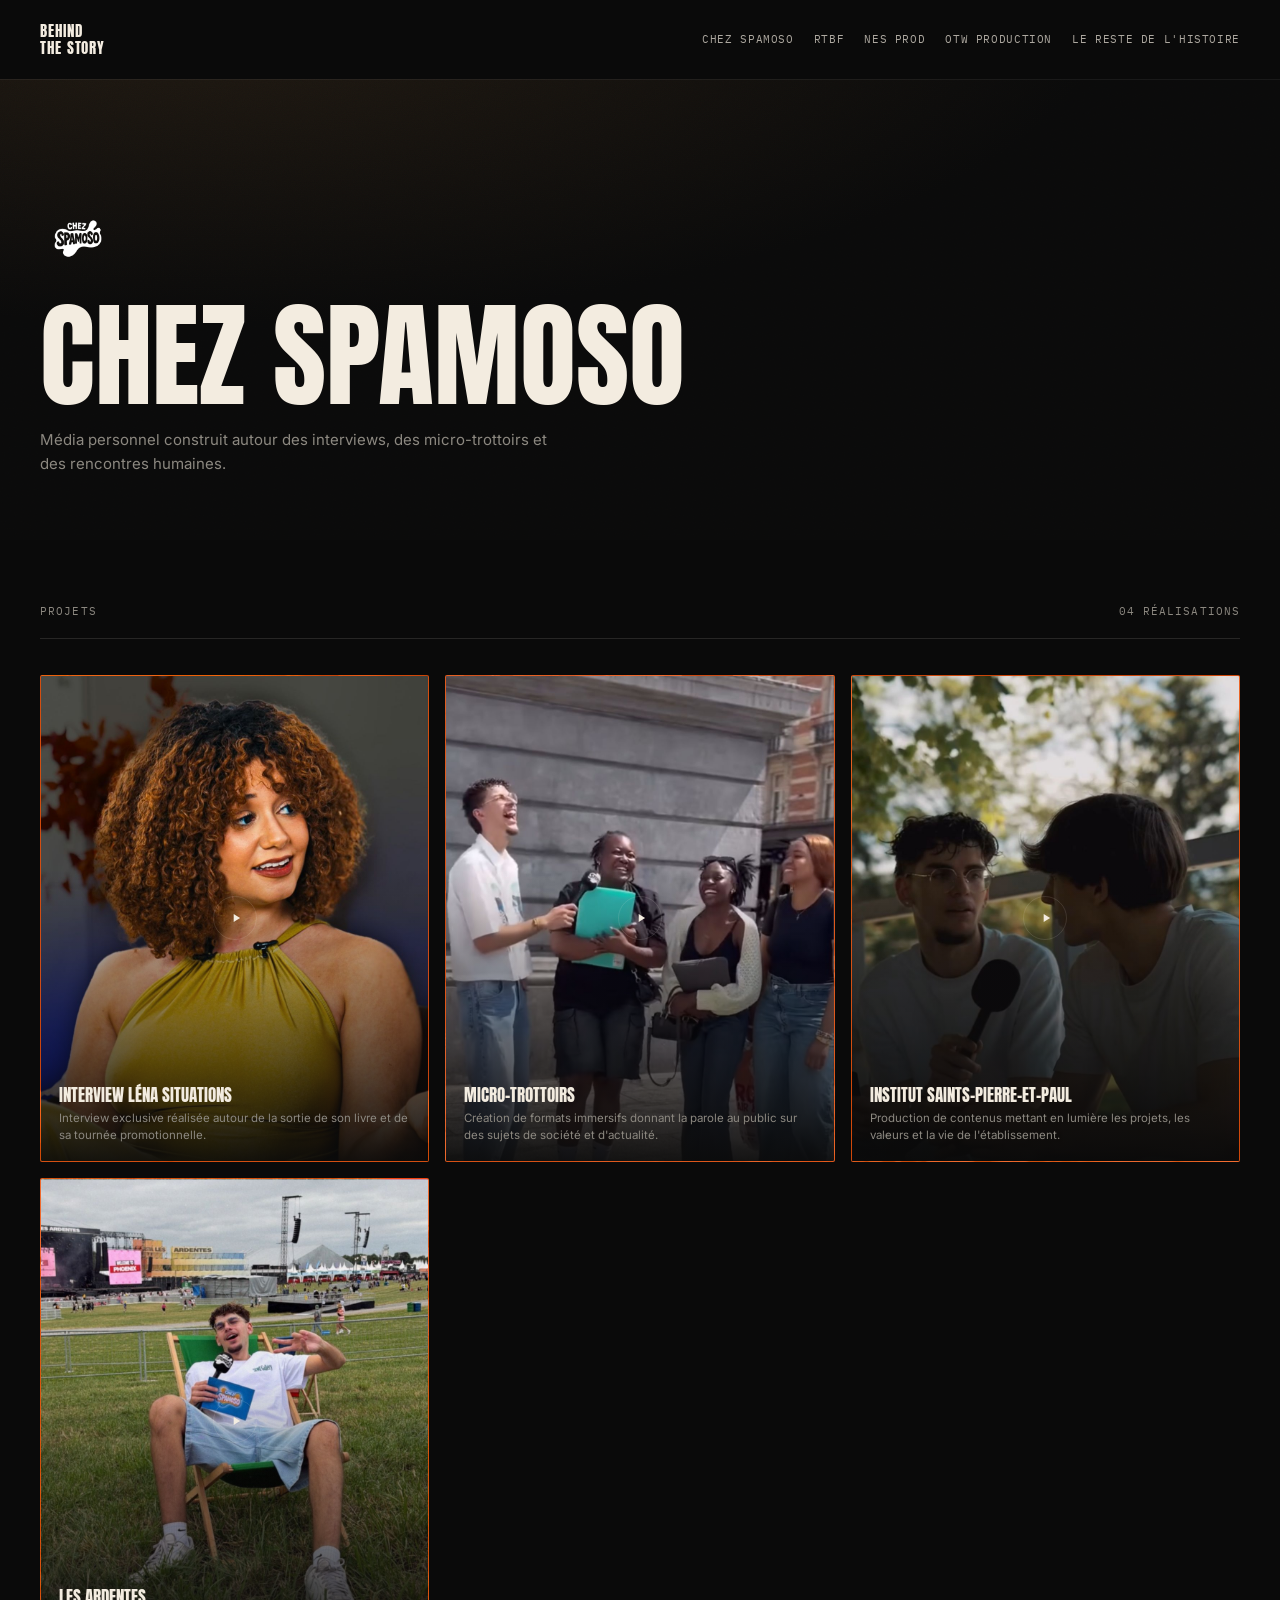
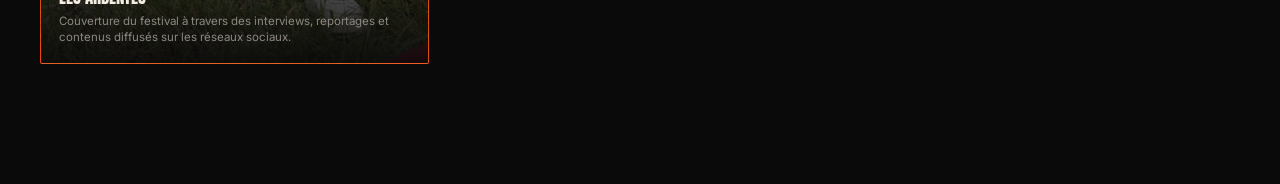
<file: spamoso.html>
<!DOCTYPE html>
<html lang="fr">
<head>
<meta charset="UTF-8">
<meta name="viewport" content="width=device-width, initial-scale=1.0">
<title>Chez Spamoso — BEHIND THE STORY</title>
<link rel="preconnect" href="https://fonts.googleapis.com">
<link rel="preconnect" href="https://fonts.gstatic.com" crossorigin>
<link href="https://fonts.googleapis.com/css2?family=Anton&family=Inter:wght@400;500;600&family=IBM+Plex+Mono:wght@400;500&display=swap" rel="stylesheet">
<link rel="stylesheet" href="styles.css">
</head>
<body>

<header>
  <a href="index.html" style="text-decoration:none;">
    <div class="wordmark">BEHIND<br>THE STORY</div>
  </a>
  <nav>
    <a href="spamoso.html">Chez Spamoso</a>
    <a href="rtbf.html">RTBF</a>
    <a href="nesprod.html">NES Prod</a>
    <a href="otw.html">OTW Production</a>
    <a href="reste.html">Le reste de l'histoire</a>
  </nav>
</header>

<section class="category" id="top" style="border-top:none;">
  <div class="cat-hero">
    <div class="grain"></div>
    <img class="cat-logo" src="LOGO-CHEZ-SPAMOSO.png" alt="Chez Spamoso">
    <h2>Chez Spamoso</h2>
    <p>Média personnel construit autour des interviews, des micro-trottoirs et des rencontres humaines.</p>
  </div>

  <div class="cat-body">
    <div class="label-row">
      <div class="label">Projets</div>
      <div class="label">04 réalisations</div>
    </div>

    <div class="proj-grid">

      <div class="proj-card" style="background-image:url('LENA-S-PHOTO.jpg');background-size:cover;background-position:center;" onclick="openModal({
          title:'Interview Léna Situations',
          desc:'Interview exclusive réalisée autour de la sortie de son livre et de sa tournée promotionnelle.',
          category:'Chez Spamoso',
          link:'https://youtu.be/KFT3UaCwGyI?si=OBHj_MkaWaYXjAAt'
        })">
        
        <div class="proj-play"><svg viewBox="0 0 24 24"><path d="M8 5v14l11-7z"/></svg></div>
        <div class="proj-info">
          <div class="proj-title">Interview Léna Situations</div>
          <div class="proj-desc">Interview exclusive réalisée autour de la sortie de son livre et de sa tournée promotionnelle.</div>
        </div>
      </div>

      <div class="proj-card" style="background-image:url('MICRO-TROTTOIRS-CARTE.jpg');background-size:cover;background-position:center;" onclick="openModal({
          title:'Micro-trottoirs',
          desc:'Création de formats immersifs donnant la parole au public sur des sujets de société et d\'actualité.',
          category:'Chez Spamoso',
          link:'',
          links:['https://www.instagram.com/reel/C5BrjFfrSU-/?igsh=d2pmOWY5ejJ0NTly','https://www.instagram.com/reel/C5EMHO_rb3C/?igsh=MWdzbm40cTh1b29lMQ==','https://www.instagram.com/reel/C5G1JGqrfBX/?igsh=YjZkemdzOHN5OHh1','https://www.instagram.com/reel/C5JHuKyI_A-/?igsh=enp3eHZoYTgyNHIx'],
          videoTitles:['Que changeriez-vous à Charleroi ?','Les jeunes de 16 ans devraient-ils pouvoir voter ?','Ce que les adultes ne comprennent pas de notre génération','Participeriez-vous à une émission de télé-réalité ?'],
          videoThumbs:['MICRO%20TROITOIRE%20VIDEO%201.jpg','MICRO%20TROITOIRE%20VIDEO%202.jpg','MICRO%20TROITOIRE%20VIDEO%203.jpg','MICRO%20TROITOIRE%20VIDEO%204.jpg']
        })">
        
        <div class="proj-play"><svg viewBox="0 0 24 24"><path d="M8 5v14l11-7z"/></svg></div>
        <div class="proj-info">
          <div class="proj-title">Micro-trottoirs</div>
          <div class="proj-desc">Création de formats immersifs donnant la parole au public sur des sujets de société et d'actualité.</div>
        </div>
      </div>

      <div class="proj-card" style="background-image:url('INSTITUT-SAINTS-PIERRE-ET-PAUL-CARTE.jpg');background-size:cover;background-position:center;" onclick="openModal({
          title:'Institut Saints-Pierre-et-Paul',
          desc:'Production de contenus mettant en lumière les projets, les valeurs et la vie de l\'établissement.',
          category:'Chez Spamoso',
          link:'',
          links:['https://www.instagram.com/reel/C79iaPPI65N/?igsh=Y3pibHplbzcyNjBu','https://www.instagram.com/reel/C76GhMtgQDJ/?igsh=cGEzeHR6bXlnaXIy'],
          videoTitles:['Découverte de l\'option Animation','Présentation de l\'établissement'],
          videoThumbs:['ST%20PIERRE%20ET%20PAUL%20-%20VIDEO%201.jpg','ST%20PIERRE%20ET%20PAUL%20-%20VIDEO%202.jpg']
        })">
        
        <div class="proj-play"><svg viewBox="0 0 24 24"><path d="M8 5v14l11-7z"/></svg></div>
        <div class="proj-info">
          <div class="proj-title">Institut Saints-Pierre-et-Paul</div>
          <div class="proj-desc">Production de contenus mettant en lumière les projets, les valeurs et la vie de l'établissement.</div>
        </div>
      </div>

      <div class="proj-card" style="background-image:url('LES-ARDENTES-CARTE.jpg');background-size:cover;background-position:center;" onclick="openModal({
          title:'Les Ardentes',
          desc:'Couverture du festival à travers des interviews, reportages et contenus diffusés sur les réseaux sociaux.',
          category:'Chez Spamoso',
          link:'',
          links:['https://vm.tiktok.com/ZGdxRMhJK/','https://vm.tiktok.com/ZGdxRhWYc/','https://vm.tiktok.com/ZGdxRAyHh/','https://vm.tiktok.com/ZGdxRhUW6/','https://vm.tiktok.com/ZGdxRk62d/','https://vm.tiktok.com/ZGdxRALLk/'],
          videoTitles:['Quel artiste va retourner la première journée des Ardentes ?','Réactions à chaud après le concert de Niska','Interview de Jeremstar','Khalamité aux Ardentes','Ethan Hazard aux Ardentes','Zoé Brunet aux Ardentes'],
          videoThumbs:['ARDENTE%20VIDEO%201.jpg','ARDENTE%20VIDEO%202.jpg','ARDENTE%20VIDEO%203.jpg','ARDENTE%20VIDEO%204.jpg','ARDENTE%20VIDEO%205.jpg','ARDENTE%20VIDEO%206.jpg']
        })">
        
        <div class="proj-play"><svg viewBox="0 0 24 24"><path d="M8 5v14l11-7z"/></svg></div>
        <div class="proj-info">
          <div class="proj-title">Les Ardentes</div>
          <div class="proj-desc">Couverture du festival à travers des interviews, reportages et contenus diffusés sur les réseaux sociaux.</div>
        </div>
      </div>

      <!-- Pour ajouter un projet : copier-coller un bloc .proj-card entier
           et changer title / desc / link / year / le texte affiché. -->

    </div>
  </div>
</section>

<div class="modal-overlay" id="modalOverlay">
  <button class="modal-close" onclick="closeModal()">✕</button>
  <div class="modal-box">
    <a class="modal-video" id="modalVideoLink" href="#" target="_blank" rel="noopener">
      <div class="modal-video-note" id="modalVideoNote">clic = ouvre la vidéo source</div>
      <div class="proj-play"><svg viewBox="0 0 24 24"><path d="M8 5v14l11-7z"/></svg></div>
    </a>
    <div class="modal-multi-links" id="modalMultiLinks"></div>
    <div class="modal-info">
      <div class="eyebrow" id="modalEyebrow">Chez Spamoso</div>
      <div class="modal-title" id="modalTitle">Titre du projet</div>
      <div class="modal-desc" id="modalDesc">Description du projet.</div>
    </div>
  </div>
</div>

<script src="script.js"></script>
</body>
</html>
</file>
<file: styles.css>
:root{
    --bg: #0A0A0A;
    --bg-soft: #141312;
    --accent: #F85206;
    --cream: #F3ECE0;
    --muted: #8C8880;
    --line: rgba(243,236,224,0.12);
  }

  *{margin:0;padding:0;box-sizing:border-box;}

  html{scroll-behavior:smooth;}

  body{
    background:var(--bg);
    color:var(--cream);
    font-family:'Inter',sans-serif;
    overflow-x:hidden;
  }

  ::selection{background:var(--accent);color:#0A0A0A;}

  /* ---------- NAV ---------- */
  header{
    position:fixed;
    top:0;left:0;right:0;
    z-index:100;
    display:flex;
    justify-content:space-between;
    align-items:center;
    padding:22px 40px;
    background:#0A0A0A;
    box-shadow:0 1px 0 rgba(255,255,255,0.06);
    transition:transform .4s ease;
  }
  header.header-hidden{
    transform:translateY(-120%);
  }

  .wordmark{
    font-family:'Anton',sans-serif;
    font-size:15px;
    letter-spacing:0.06em;
    line-height:1.15;
    text-transform:uppercase;
    color:var(--cream);
    transition:color .25s ease;
  }

  nav{
    display:flex;
    gap:20px;
    flex-wrap:wrap;
    justify-content:flex-end;
    max-width:560px;
  }

  nav a{
    color:var(--cream);
    text-decoration:none;
    font-family:'IBM Plex Mono',monospace;
    font-size:10.5px;
    letter-spacing:0.06em;
    text-transform:uppercase;
    opacity:0.7;
    transition:opacity .25s ease, color .25s ease;
    white-space:nowrap;
  }
  nav a:hover{opacity:1; color:var(--accent);}
  header a:hover .wordmark{color:var(--accent);}

  @media (max-width:900px){
    nav{display:none;}
  }

  /* ---------- HERO ---------- */
  .hero{
    position:relative;
    height:100svh;
    display:flex;
    flex-direction:column;
    justify-content:center;
    align-items:center;
    overflow:hidden;
  }

  .hero-bg{
    position:absolute;
    inset:0;
    background-image:url('BEHIND-THE-STORY-ACCEUIL.jpg');
    background-size:cover;
    background-position:center;
  }

  .grain{
    position:absolute;inset:0;
    opacity:0.35;
    mix-blend-mode:overlay;
    background-image:url("data:image/svg+xml,%3Csvg xmlns='http://www.w3.org/2000/svg' width='120' height='120'%3E%3Cfilter id='n'%3E%3CfeTurbulence type='fractalNoise' baseFrequency='0.85' numOctaves='2' stitchTiles='stitch'/%3E%3C/filter%3E%3Crect width='100%25' height='100%25' filter='url(%23n)'/%3E%3C/svg%3E");
  }

  .vignette{
    position:absolute;inset:0;
    background:radial-gradient(120% 100% at 50% 100%, rgba(0,0,0,0.75) 0%, rgba(0,0,0,0) 55%),
               linear-gradient(180deg, rgba(0,0,0,0.55) 0%, rgba(0,0,0,0.05) 30%, rgba(0,0,0,0.65) 100%);
  }

  .video-note{
    position:absolute;
    top:28px;left:50%;
    transform:translateX(-50%);
    font-family:'IBM Plex Mono',monospace;
    font-size:10px;
    letter-spacing:0.1em;
    text-transform:uppercase;
    color:var(--muted);
    opacity:0.6;
    z-index:2;
  }

  .hero-content{
    position:relative;
    z-index:3;
    padding:0 40px;
    max-width:900px;
    display:flex;
    flex-direction:column;
    align-items:center;
    text-align:center;
  }

  .eyebrow{
    font-family:'IBM Plex Mono',monospace;
    font-size:11px;
    letter-spacing:0.15em;
    text-transform:uppercase;
    color:var(--accent);
    margin-bottom:18px;
  }

  h1.title{
    display:flex;
    flex-direction:column;
    align-items:center;
    gap:0.02em;
    font-family:'Anton',sans-serif;
    font-weight:400;
    text-transform:uppercase;
    line-height:0.86;
    font-size:clamp(38px, 8vw, 108px);
    letter-spacing:-0.01em;
  }
  h1.title .line1{color:var(--cream);}
  h1.title .line2{
    font-family:'Bodoni Moda', serif;
    font-weight:700;
    font-style:normal;
    text-transform:none;
    color:var(--accent);
    font-size:0.5em;
    letter-spacing:0.22em;
    line-height:1;
    white-space:nowrap;
  }

  .tagline{
    margin:24px auto 0;
    max-width:480px;
    font-size:15px;
    line-height:1.6;
    color:var(--muted);
    text-align:center;
  }

  .signature{
    margin:40px auto 0;
    width:130px;
    opacity:0.92;
  }
  .signature img{
    width:100%;
    height:auto;
    display:block;
  }
  @media (max-width:720px){
    .signature{width:96px;margin-top:28px;}
  }

  /* ---------- UNIVERS GRID ---------- */
  .univers{
    padding:120px 40px 140px;
    max-width:1400px;
    margin:0 auto;
  }

  .univers-head{
    display:flex;
    justify-content:space-between;
    align-items:flex-end;
    margin-bottom:56px;
    border-bottom:1px solid var(--line);
    padding-bottom:24px;
    gap:24px;
    flex-wrap:wrap;
  }

  .univers-head .label{
    font-family:'IBM Plex Mono',monospace;
    font-size:11px;
    letter-spacing:0.1em;
    text-transform:uppercase;
    color:var(--muted);
  }

  .univers-head h2{
    font-family:'Anton',sans-serif;
    font-weight:400;
    text-transform:uppercase;
    font-size:clamp(28px,4vw,44px);
  }

  .grid{
    display:grid;
    grid-template-columns:repeat(6,1fr);
    gap:16px;
  }

  .card{
    position:relative;
    border-radius:2px;
    overflow:hidden;
    background:var(--bg-soft);
    border:1px solid var(--line);
    display:flex;
    align-items:flex-end;
    min-height:280px;
    text-decoration:none;
    color:var(--cream);
    cursor:pointer;
  }

  .card::before{
    content:'';
    position:absolute;inset:0;
    background-image:var(--tex);
    background-size:cover;
    background-position:var(--tex-pos, center 20%);
    opacity:0.85;
    transition:opacity .5s ease, transform .6s ease;
  }
  .card::after{
    content:'';
    position:absolute;inset:0;
    background:linear-gradient(180deg, rgba(10,10,10,0) 30%, rgba(10,10,10,0.92) 100%);
  }

  .card:hover::before{opacity:0.75; transform:scale(1.04);}

  .card-inner{
    position:relative;
    z-index:2;
    padding:26px;
    width:100%;
    display:flex;
    justify-content:space-between;
    align-items:flex-end;
    gap:12px;
  }

  .card-index{
    position:absolute;
    top:20px;left:26px;
    z-index:2;
    font-family:'IBM Plex Mono',monospace;
    font-size:11px;
    color:var(--muted);
  }

  .card-title{
    font-family:'Anton',sans-serif;
    font-weight:400;
    text-transform:uppercase;
    font-size:clamp(20px,2vw,28px);
    line-height:1.02;
  }

  .card-meta{
    font-family:'IBM Plex Mono',monospace;
    font-size:10px;
    letter-spacing:0.06em;
    text-transform:uppercase;
    color:var(--muted);
    margin-top:8px;
  }

  .arrow{
    flex-shrink:0;
    width:38px;height:38px;
    border-radius:50%;
    border:1px solid var(--line);
    display:flex;align-items:center;justify-content:center;
    transition:background .3s ease, transform .3s ease, border-color .3s ease;
  }
  .card:hover .arrow{
    background:var(--accent);
    border-color:var(--accent);
    transform:rotate(45deg);
  }
  .arrow svg{width:14px;height:14px;stroke:var(--cream);}

  /* asymmetric spans */
  .c1{grid-column:span 4;min-height:420px;}
  .c2{grid-column:span 2;}
  .c3{grid-column:span 2;}
  .c4{grid-column:span 2;}
  .c5{grid-column:span 2;min-height:340px;}

  @media (max-width:900px){
    .grid{grid-template-columns:repeat(2,1fr);}
    .c1,.c2,.c3,.c4,.c5{grid-column:span 2;min-height:260px;}
    header{padding:20px 22px;}
    .hero-content{padding:0 22px;}
    .univers{padding:80px 22px 100px;}
  }

  /* ---------- CATEGORY PAGE ---------- */
  .category{
    position:relative;
    border-top:1px solid var(--line);
  }

  .cat-hero{
    position:relative;
    min-height:60vh;
    display:flex;
    flex-direction:column;
    justify-content:flex-end;
    padding:64px 40px;
    background:
      radial-gradient(120% 100% at 15% 0%, #211a12 0%, #0A0A0A 60%);
    overflow:hidden;
  }
  .cat-hero .grain{opacity:0.25;}

  .cat-hero .back-link{
    position:relative;z-index:2;
    display:inline-flex;
    align-items:center;
    gap:8px;
    font-family:'IBM Plex Mono',monospace;
    font-size:11px;
    letter-spacing:0.08em;
    text-transform:uppercase;
    color:var(--muted);
    text-decoration:none;
    margin-bottom:auto;
    width:fit-content;
  }
  .cat-hero .back-link:hover{color:var(--cream);}

  .cat-logo-note{
    position:relative;z-index:2;
    font-family:'IBM Plex Mono',monospace;
    font-size:10px;
    letter-spacing:0.08em;
    text-transform:uppercase;
    color:var(--muted);
    border:1px dashed var(--line);
    padding:6px 12px;
    width:fit-content;
    margin-bottom:22px;
  }

  .cat-logo{
    position:relative;z-index:2;
    display:block;
    height:76px;
    width:auto;
    max-width:220px;
    object-fit:contain;
    object-position:left center;
    margin-bottom:26px;
  }

  .cat-hero h2{
    position:relative;z-index:2;
    font-family:'Anton',sans-serif;
    font-weight:400;
    text-transform:uppercase;
    font-size:clamp(48px,9vw,120px);
    line-height:0.9;
  }

  .cat-hero p{
    position:relative;z-index:2;
    max-width:520px;
    margin-top:20px;
    font-size:15px;
    line-height:1.6;
    color:var(--muted);
  }

  .cat-body{
    padding:64px 40px 120px;
    max-width:1400px;
    margin:0 auto;
  }

  .cat-body .label-row{
    display:flex;
    justify-content:space-between;
    align-items:baseline;
    border-bottom:1px solid var(--line);
    padding-bottom:20px;
    margin-bottom:36px;
    flex-wrap:wrap;
    gap:12px;
  }
  .cat-body .label-row .label{
    font-family:'IBM Plex Mono',monospace;
    font-size:11px;
    letter-spacing:0.1em;
    text-transform:uppercase;
    color:var(--muted);
  }

  .proj-grid{
    display:grid;
    grid-template-columns:repeat(3,1fr);
    gap:16px;
  }
  @media (max-width:900px){
    .proj-grid{grid-template-columns:repeat(2,1fr);}
  }
  @media (max-width:560px){
    .proj-grid{grid-template-columns:1fr;}
  }

  .proj-card{
    position:relative;
    aspect-ratio:4/5;
    border-radius:2px;
    overflow:hidden;
    border:1.5px solid rgba(248,82,6,0.8);
    background:
      repeating-linear-gradient(135deg, #17140f, #17140f 10px, #1c1812 10px, #1c1812 20px);
    cursor:pointer;
    display:flex;
    flex-direction:column;
    justify-content:flex-end;
    text-align:left;
    transition:transform .35s ease, box-shadow .35s ease, border-color .3s ease;
  }
  .proj-card:hover{
    transform:scale(1.015);
    box-shadow:0 10px 34px rgba(248,82,6,0.22);
    border-color:var(--accent);
  }
  .proj-card.proj-card--static{
    cursor:default;
  }
  .proj-card.proj-card--static:hover{
    transform:none;
    box-shadow:none;
    border-color:rgba(248,82,6,0.8);
  }
  .proj-card::after{
    content:'';
    position:absolute;
    inset:0;
    background:linear-gradient(180deg, rgba(10,10,10,0) 40%, rgba(10,10,10,0.95) 100%);
  }
  .proj-thumb-note{
    position:absolute;
    top:14px;left:14px;
    z-index:2;
    font-family:'IBM Plex Mono',monospace;
    font-size:9px;
    letter-spacing:0.06em;
    text-transform:uppercase;
    color:var(--muted);
    border:1px dashed var(--line);
    padding:4px 8px;
  }
  .proj-year{
    position:absolute;
    top:14px;right:14px;
    z-index:2;
    font-family:'IBM Plex Mono',monospace;
    font-size:10px;
    letter-spacing:0.04em;
    color:var(--muted);
  }
  .proj-play{
    position:absolute;
    top:50%;left:50%;
    transform:translate(-50%,-50%);
    z-index:2;
    width:44px;height:44px;
    border-radius:50%;
    border:1px solid var(--line);
    display:flex;align-items:center;justify-content:center;
    transition:background .3s ease, border-color .3s ease;
  }
  .proj-play svg{width:14px;height:14px;fill:var(--cream);margin-left:2px;}
  .proj-card:hover .proj-play{background:var(--accent);border-color:var(--accent);}

  .proj-info{
    position:relative;z-index:2;
    padding:18px;
  }
  .proj-title{
    font-family:'Anton',sans-serif;
    font-weight:400;
    text-transform:uppercase;
    font-size:17px;
    line-height:1.05;
  }
  .proj-desc{
    margin-top:6px;
    font-size:11.5px;
    color:var(--muted);
    line-height:1.4;
    display:-webkit-box;
    -webkit-line-clamp:2;
    -webkit-box-orient:vertical;
    overflow:hidden;
  }

  /* ---------- MODAL / LIGHTBOX ---------- */
  .modal-overlay{
    position:fixed;inset:0;
    z-index:200;
    background:rgba(6,6,6,0.88);
    backdrop-filter:blur(6px);
    display:flex;
    align-items:center;
    justify-content:center;
    padding:24px;
    opacity:0;
    pointer-events:none;
    transition:opacity .3s ease;
  }
  .modal-overlay.active{opacity:1;pointer-events:auto;}

  .modal-box{
    width:100%;
    max-width:720px;
    background:var(--bg-soft);
    border:1px solid var(--line);
    border-radius:3px;
    overflow:hidden;
    transform:translateY(16px);
    transition:transform .35s ease;
  }
  .modal-overlay.active .modal-box{transform:translateY(0);}

  .modal-close{
    position:absolute;
    top:24px;right:24px;
    z-index:210;
    width:38px;height:38px;
    border-radius:50%;
    border:1px solid var(--line);
    background:transparent;
    color:var(--cream);
    font-family:'IBM Plex Mono',monospace;
    font-size:14px;
    cursor:pointer;
  }
  .modal-close:hover{background:var(--accent);border-color:var(--accent);}

  .modal-video{
    position:relative;
    aspect-ratio:16/9;
    background:repeating-linear-gradient(135deg, #17140f, #17140f 10px, #1c1812 10px, #1c1812 20px);
    display:flex;
    align-items:center;justify-content:center;
    text-decoration:none;
    cursor:pointer;
  }
  .modal-video.is-photo{cursor:default;}
  .modal-video.is-photo .proj-play{display:none;}

  .modal-multi-links{
    display:none;
    flex-direction:column;
    gap:1px;
    background:var(--line);
    width:100%;
    max-height:340px;
    overflow-y:auto;
  }
  .modal-link-item{
    display:flex;
    align-items:center;
    justify-content:space-between;
    padding:16px 20px;
    background:var(--bg-soft);
    color:var(--cream);
    text-decoration:none;
    font-family:'IBM Plex Mono',monospace;
    font-size:12px;
    letter-spacing:0.04em;
    transition:background .2s ease,color .2s ease;
  }
  .modal-link-item::after{
    content:'↗';
    color:var(--muted);
    transition:color .2s ease;
  }
  .modal-link-item:hover{background:var(--accent);color:#0A0A0A;}
  .modal-link-item:hover::after{color:#0A0A0A;}
  .modal-video .proj-play{width:64px;height:64px;}
  .modal-video .proj-play svg{width:20px;height:20px;}
  .modal-video-note{
    position:absolute;bottom:14px;left:14px;
    font-family:'IBM Plex Mono',monospace;
    font-size:10px;
    color:var(--muted);
    border:1px dashed var(--line);
    padding:4px 8px;
  }

  .modal-info{padding:26px;}
  .modal-info .eyebrow{margin-bottom:10px;}
  .modal-title{
    font-family:'Anton',sans-serif;
    font-weight:400;
    text-transform:uppercase;
    font-size:26px;
  }
  .modal-desc{
    margin-top:10px;
    font-size:14px;
    line-height:1.6;
    color:var(--muted);
  }

  /* ---------- GALLERY PAGE (plusieurs contenus dans un projet) ---------- */
  body.gallery-open{overflow:hidden;}

  .gallery-overlay{
    position:fixed;inset:0;
    z-index:300;
    background:var(--bg);
    opacity:0;
    pointer-events:none;
    transform:translateY(24px);
    transition:opacity .35s ease, transform .4s ease;
    overflow-y:auto;
  }
  .gallery-overlay.active{
    opacity:1;
    pointer-events:auto;
    transform:translateY(0);
  }

  .gallery-close{
    position:fixed;
    top:28px;right:40px;
    z-index:310;
    width:40px;height:40px;
    border-radius:50%;
    border:1px solid var(--line);
    background:var(--bg);
    color:var(--cream);
    font-family:'IBM Plex Mono',monospace;
    font-size:14px;
    cursor:pointer;
  }
  .gallery-close:hover{background:var(--accent);border-color:var(--accent);}

  .gallery-page{
    max-width:1400px;
    margin:0 auto;
    padding:100px 40px 120px;
  }

  .gallery-back{
    display:inline-flex;
    align-items:center;
    gap:8px;
    font-family:'IBM Plex Mono',monospace;
    font-size:11px;
    letter-spacing:0.08em;
    text-transform:uppercase;
    color:var(--muted);
    text-decoration:none;
    margin-bottom:32px;
  }
  .gallery-back:hover{color:var(--cream);}

  .gallery-head{
    border-bottom:1px solid var(--line);
    padding-bottom:32px;
    margin-bottom:40px;
  }
  .gallery-head .eyebrow{margin-bottom:14px;}
  .gallery-head h2{
    font-family:'Anton',sans-serif;
    font-weight:400;
    text-transform:uppercase;
    font-size:clamp(32px,5vw,60px);
    line-height:1;
  }
  .gallery-head p{
    margin-top:16px;
    max-width:560px;
    font-size:14px;
    line-height:1.6;
    color:var(--muted);
  }
  .gallery-head .gallery-note{
    margin-top:14px;
    font-size:12px;
    font-style:italic;
    color:var(--accent);
    opacity:0.85;
  }

  .gallery-grid{
    display:grid;
    grid-template-columns:repeat(4,1fr);
    gap:16px;
  }
  @media (max-width:1000px){
    .gallery-grid{grid-template-columns:repeat(3,1fr);}
  }
  @media (max-width:700px){
    .gallery-grid{grid-template-columns:repeat(2,1fr);}
  }
  @media (max-width:420px){
    .gallery-grid{grid-template-columns:1fr;}
  }

  .gallery-item{
    position:relative;
    aspect-ratio:4/5;
    border-radius:2px;
    overflow:hidden;
    border:1.5px solid rgba(248,82,6,0.8);
    background:repeating-linear-gradient(135deg, #17140f, #17140f 10px, #1c1812 10px, #1c1812 20px);
    display:flex;
    align-items:center;
    justify-content:center;
    text-decoration:none;
    color:var(--cream);
    transition:transform .35s ease, box-shadow .35s ease, border-color .3s ease;
  }
  .gallery-item::after{
    content:'';
    position:absolute;inset:0;
    z-index:1;
    background:linear-gradient(180deg, rgba(10,10,10,0) 50%, rgba(10,10,10,0.88) 100%);
    pointer-events:none;
  }
  .gallery-item:hover{
    transform:scale(1.015);
    box-shadow:0 10px 34px rgba(248,82,6,0.22);
    border-color:var(--accent);
  }
  .gallery-item .proj-play{position:relative;transform:none;z-index:2;}
  .gallery-thumb-note{
    position:absolute;
    top:12px;left:12px;
    z-index:2;
    font-family:'IBM Plex Mono',monospace;
    font-size:9px;
    letter-spacing:0.06em;
    text-transform:uppercase;
    color:var(--muted);
    border:1px dashed var(--line);
    padding:4px 8px;
  }
  .gallery-item-title{
    position:absolute;
    bottom:14px;left:14px;right:14px;
    z-index:2;
    font-family:'IBM Plex Mono',monospace;
    font-size:11px;
    letter-spacing:0.06em;
    text-transform:uppercase;
    color:var(--cream);
    line-height:1.4;
    text-shadow:0 1px 4px rgba(0,0,0,0.85), 0 0px 12px rgba(0,0,0,0.5);
  }
  .gallery-item:hover .proj-play{background:var(--accent);border-color:var(--accent);}
</file>
